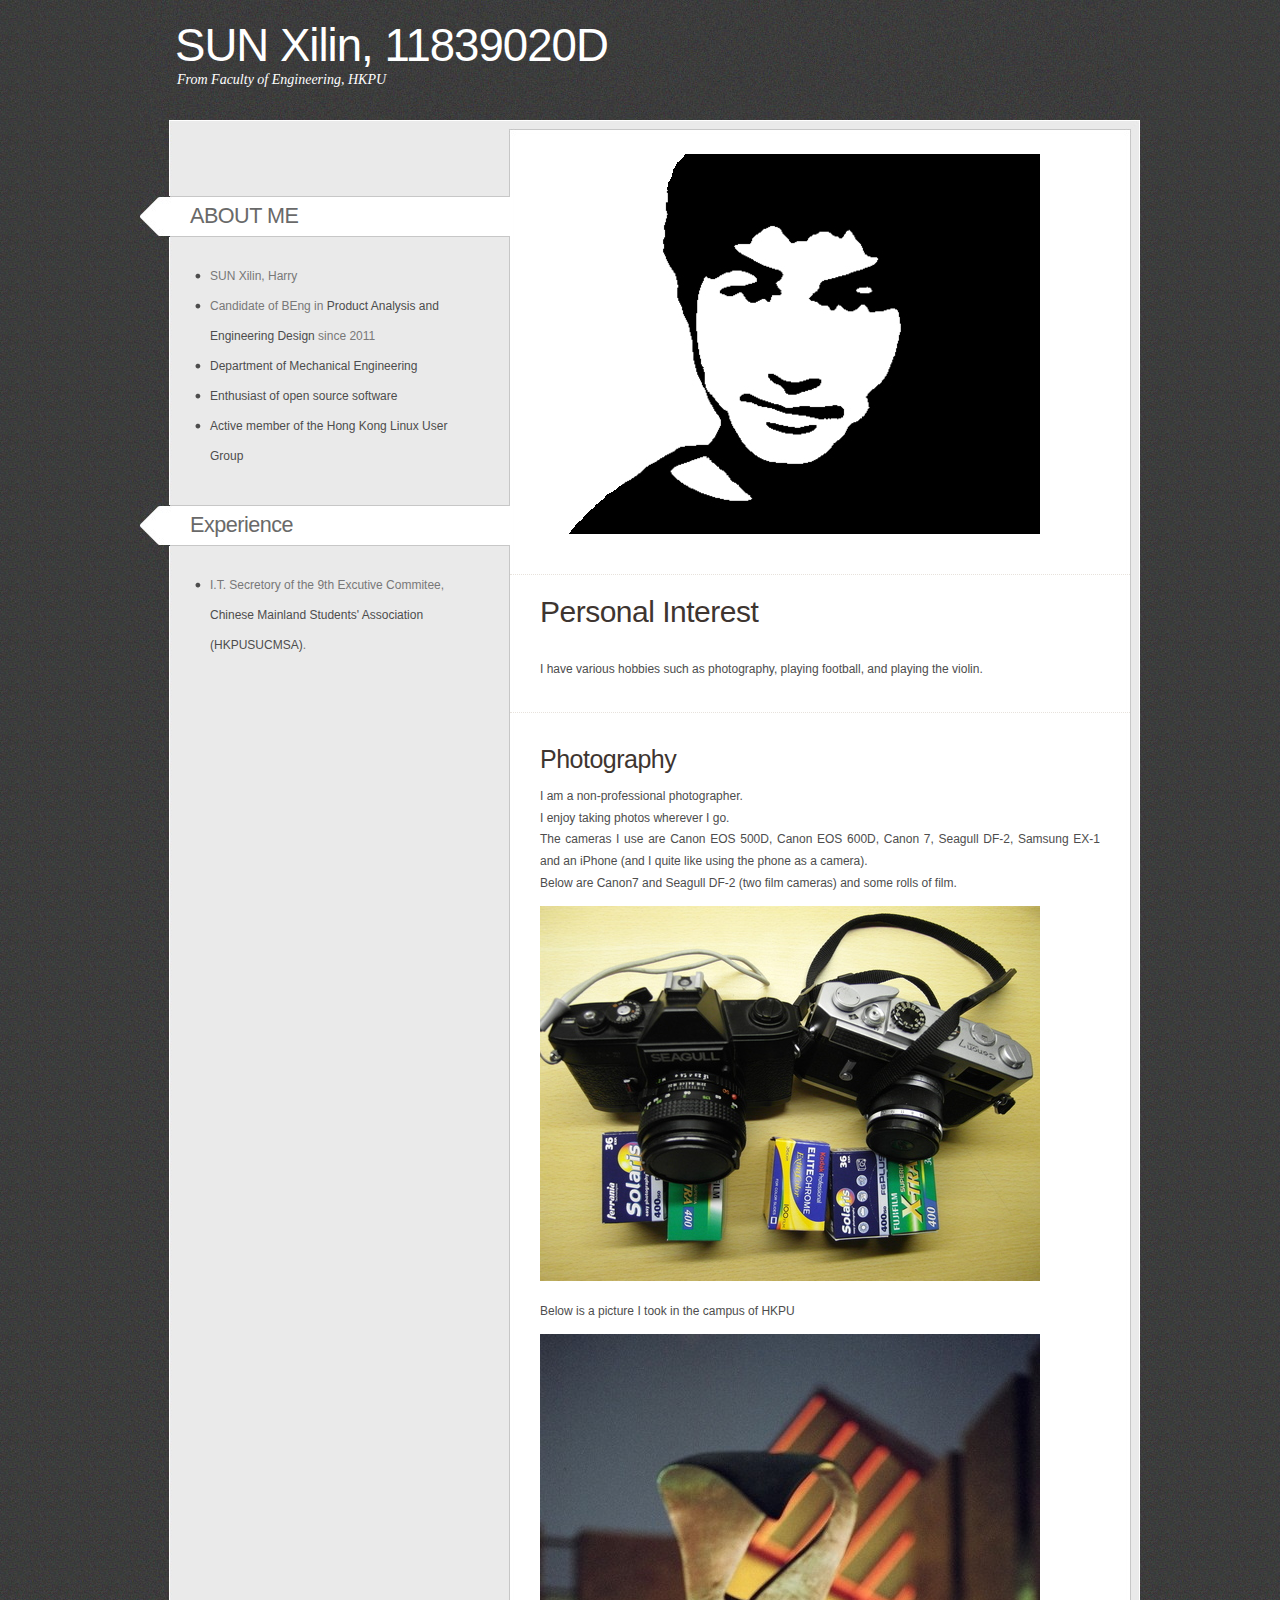
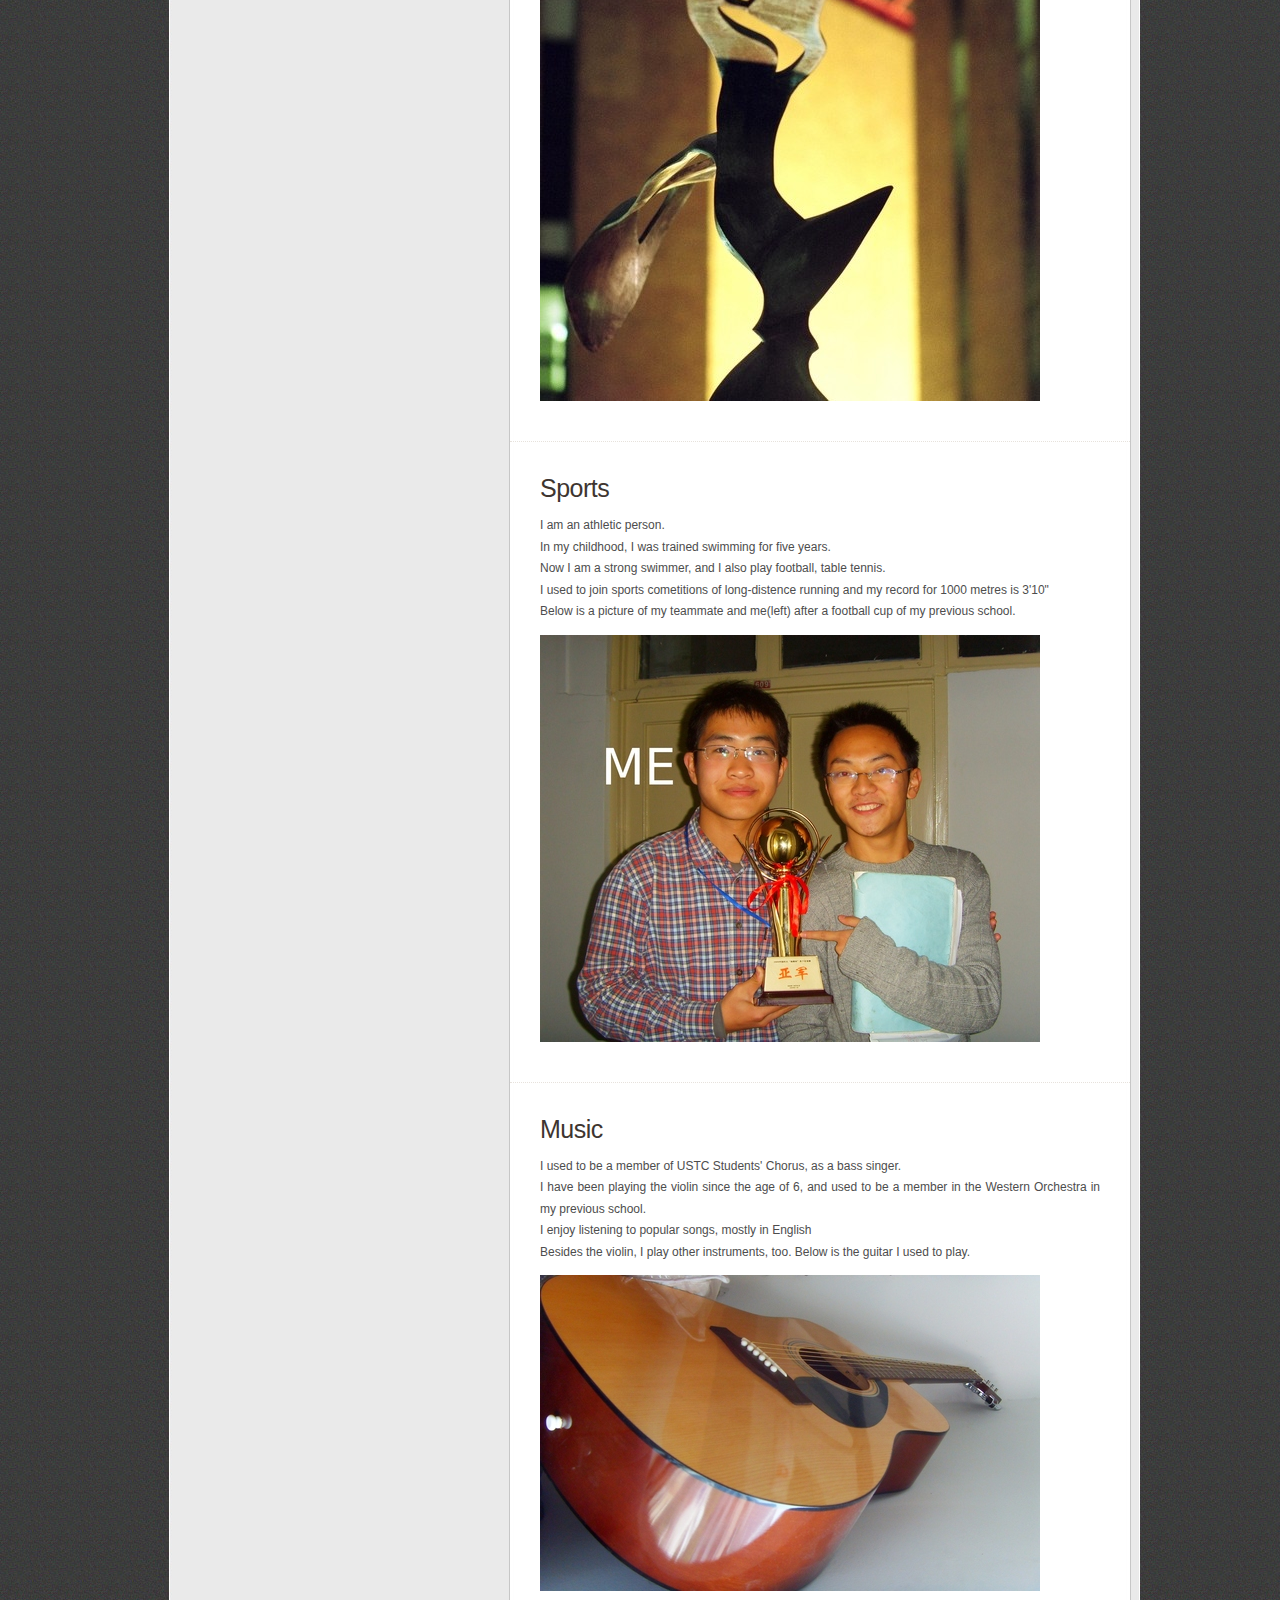
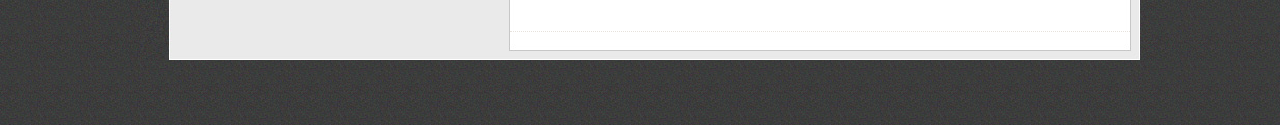
<file: legacy2012/index.html>
<!DOCTYPE html PUBLIC "-//W3C//DTD XHTML 1.0 Strict//EN" "http://www.w3.org/TR/xhtml1/DTD/xhtml1-strict.dtd">
<!--
COMP111 assignment 1 By SUN Xilin, 11839020D at HKPU
Version    : 2.0
Released   : 20141019

-->
<html xmlns="http://www.w3.org/1999/xhtml">
<head>
<meta name="keywords" content="SUNXilin, HKPU, COMP111" />
<meta name="description" content="COMP111 assignment 1" />
<meta http-equiv="content-type" content="text/html; charset=utf-8" />
<title>SUN Xilin | HKPU</title>
<link rel="shortcut icon" href="images/favicon.ico" />
<link href="style.css" rel="stylesheet" type="text/css" media="screen" />
</head>
<body>
<div id="wrapper">
	<div id="header-wrapper">
	<div id="header">
		<div id="logo">
			<h1><a href="">SUN Xilin, 11839020D</a></h1>
			<p>From <a href="http://www.polyu.edu.hk/feng/">Faculty of Engineering, HKPU</a></p>
		</div>
	</div>
	</div>
	<!-- end #header -->
	<div id="page">
	<div id="page-bgtop">
	<div id="page-bgbtm">
		<div id="content">
			<div class="post">
				<div style="clear: both;">&nbsp;</div>
				<div class="entry">
<p><a href="images/SUNPortrait.JPG"><img title="SUNPortrait" src="images/SUNPortrait.JPG" alt="SUN's Portrait" width="500" /></a></p>
				</div>
			</div>
	<div class="post">
<h2 class="title">Personal Interest</p></h2>
				<div class="entry">
	<p>I have various hobbies such as photography, playing football, and playing the violin.</p>
				</div>
				</div>

				<div class="post">
				<p><h2 class="subtitle">Photography</h2></p>
				<div class="entry">
	<p> I am a non-professional photographer.</br>
I enjoy taking photos wherever I go.</br>
The cameras I use are Canon EOS 500D, Canon EOS 600D, Canon 7, Seagull DF-2, Samsung EX-1 and an iPhone (and I quite like using the phone as a camera).</br>
Below are Canon7 and Seagull DF-2 (two film cameras) and some rolls of film.
</p>
				<p><a href="images/PHOTOGRAPHY.JPG"><img title="PHOTOGRAPHY" src="images/PHOTOGRAPHY.JPG" alt="Cameras" width="500" /></a></p>
				<p>Below is a picture I took in the campus of HKPU</p>
				<p><a href="images/PHOTO.JPG"><img title="Sculpture" src="images/PHOTO.JPG" alt="Sculpture" width="500" /></a></p>
				</div>
			</div>

			<div class="post">
				<p><h2 class="subtitle">Sports</h2></p>
				<div class="entry">
					<p>I am an athletic person.</br>In my childhood, I was trained swimming for five years.</br>Now I am a strong swimmer, and I also play football, table tennis.</br>I used to join sports cometitions of long-distence running and my record for 1000 metres is 3'10"</br>Below is a picture of my teammate and me(left) after a football cup of my previous school.</p>
					<p><a href="images/FOOTBALL.JPG"><img title="FOOTBALL" src="images/FOOTBALL.JPG" alt="Football Picture" width="500" /></a></p>
				</div>
			</div>
			<div class="post">
				<p><h2 class="subtitle">Music</h2></p>
				<div class="entry">
					<p>I used to be a member of USTC Students' Chorus, as a bass singer.</br>I have been playing the violin since the age of 6, and used to be a member in the Western Orchestra in my previous school.</br>I enjoy listening to popular songs, mostly in English</br>Besides the violin, I play other instruments, too. Below is the guitar I used to play.</p>
				<p><a href="images/GUITAR.JPG"><img title="GUITAR" src="images/GUITAR.JPG" alt="Guitar Picture" width="500" /></a></p>
				</div>
			</div>

		<div style="clear: both;">&nbsp;</div>
		</div>
		<!-- end #content -->
		<div id="sidebar">
			<ul>
				<li>
					<div id="search" >
					<form method="get" action="#">
						<div>

						</div>
					</form>
					</div>
					<div style="clear: both;">&nbsp;</div>
				</li>
				<li>
					<h2>ABOUT ME</h2>
					<ul>

						<li>SUN Xilin, Harry</li>
            <li>Candidate of BEng in <a href="http://www.polyu.edu.hk/me/zh-HK/UndergraduateFulltimeProgrammes/index/5">Product Analysis and Engineering Design</a> since 2011</li>
						<li><a href="http://www.polyu.edu.hk/me">Department of Mechanical Engineering</a></li>
						<li><a href="http://www.polyu.edu.hk"The Hong Kong Polytechnic University</a></li>
						<li>Enthusiast of open source software</li>
						<!--
						<li>I used to work for the <a href="http://www.linuxdeepin.com/joinus">Linux Deepin project</a></li>
						-->
						<li>Active member of the <a href="wiki.linux.org.hk">Hong Kong Linux User Group</a>
																	</ul>

				</li>

				<li>
<h2>Experience</h2>
					<ul>
            <li>I.T. Secretory of the 9th Excutive Commitee, <a href="http://page.renren.com/600473164">Chinese Mainland Students' Association (HKPUSUCMSA)</a>.</li>
						<!--
            <p>While taking the course COMP111, I found the following materials useful to the subject</p>
						<li>The <a href="unixtoolbox">Unix Toolbox</a></li>
						<li><a href="http://www.w3schools.com/">W3Schools</a>
						<li><a href="http://learn.akae.cn/media/index.html">C Programming in Linux</a>
            -->

</ul>
				</li>
<li>
		</div>
		<!-- end #sidebar -->
		<div style="clear: both;">&nbsp;</div>
	</div>
	</div>
	</div>
	<!-- end #page -->
</div>
	<div id="footer">
			</div>
	<!-- end #footer -->
</body>
</html>
</file>
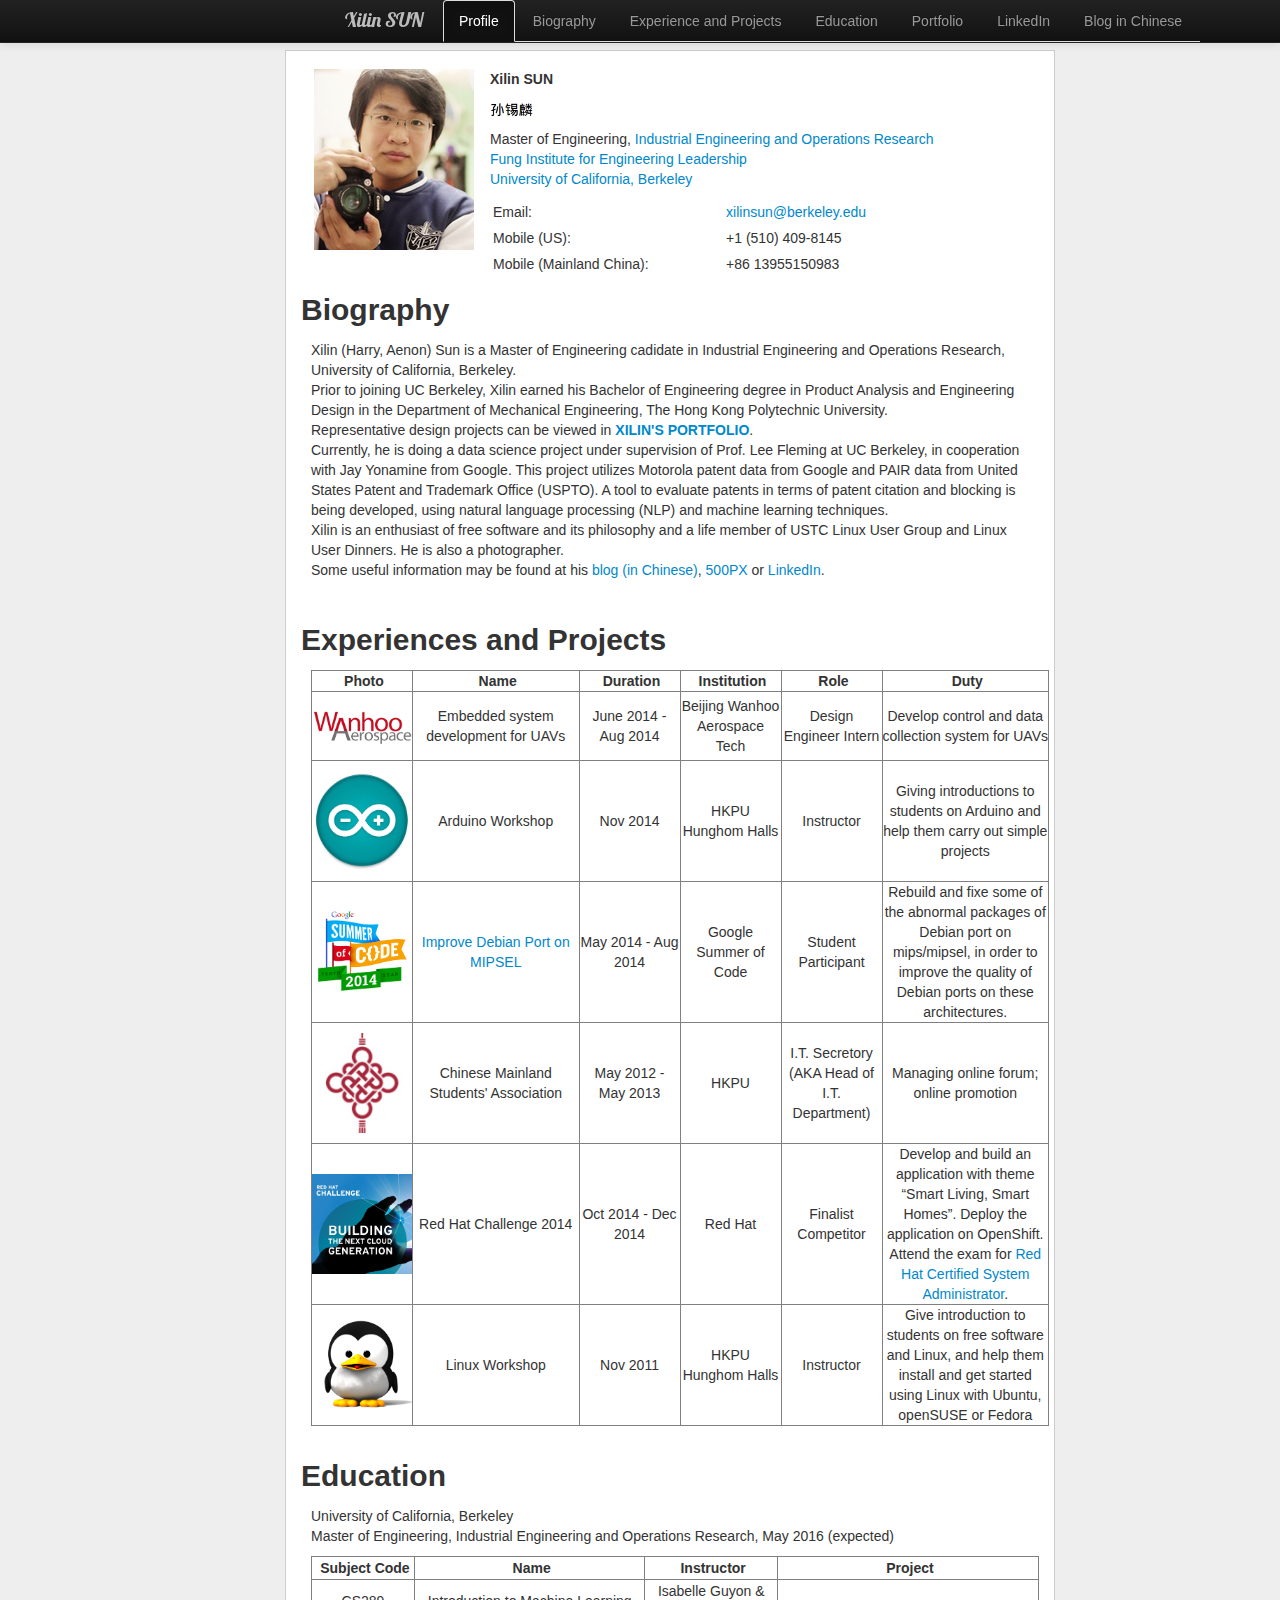
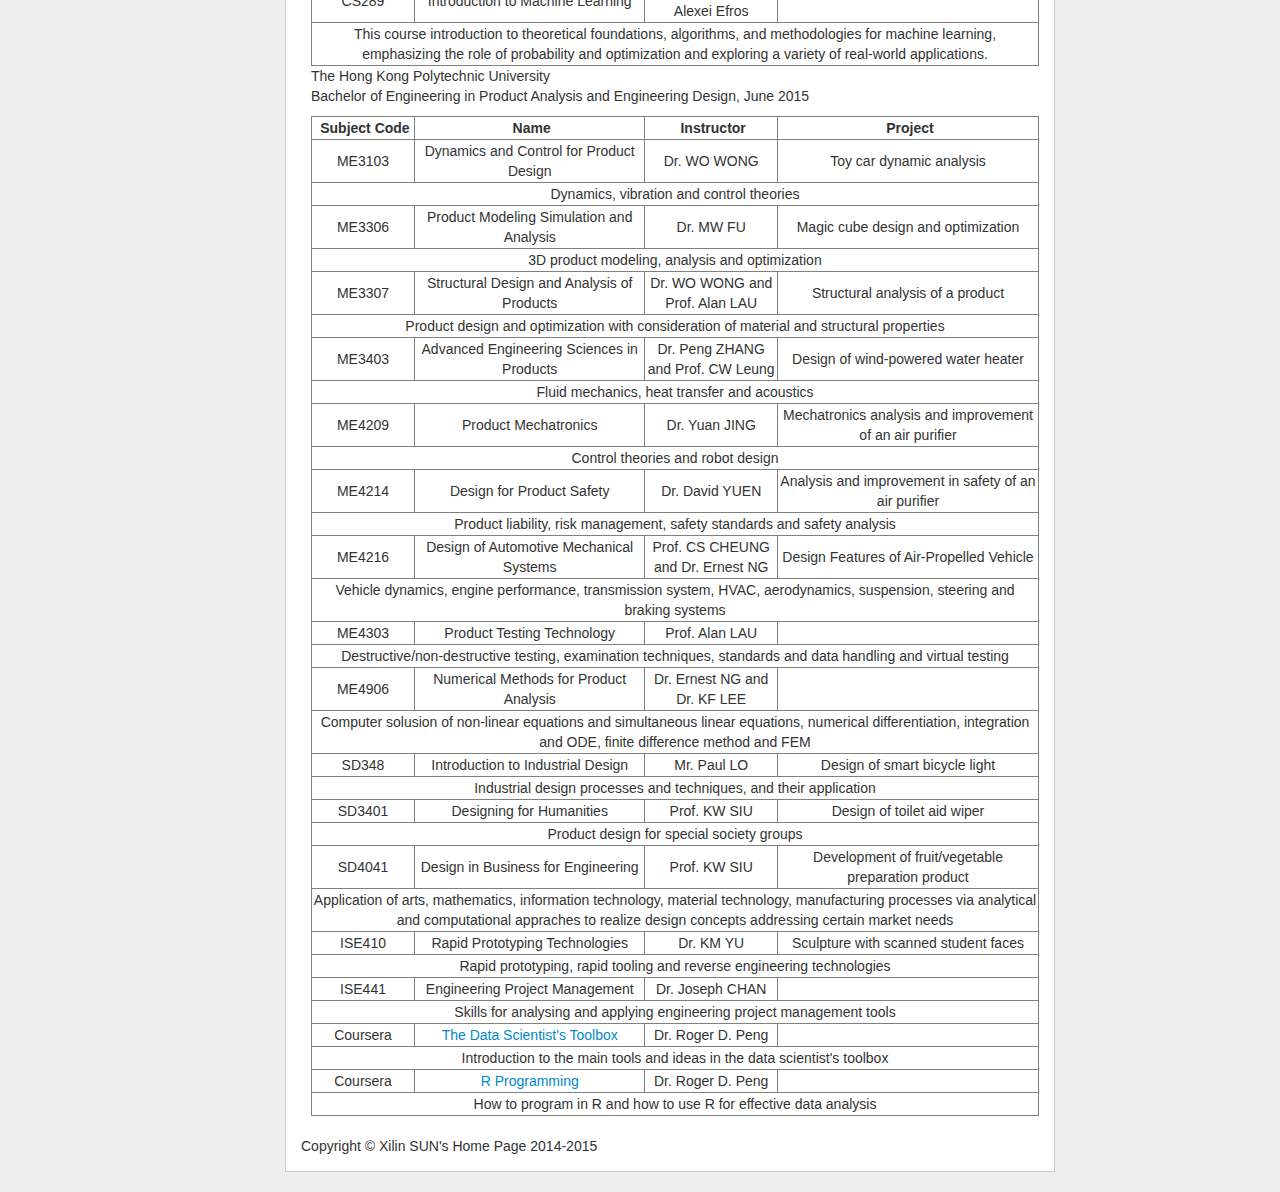
<file: legacy2015/index.html>
<!DOCTYPE html PUBLIC "-//W3C//DTD XHTML 1.0 Strict//EN" "http://www.w3.org/TR/xhtml1/DTD/xhtml1-strict.dtd">
<!--
Xilin SUN's Home Page By Xilin SUN, The Hong Kong Polytechnic University
Version    : 0.5
Released   : 20141019
-->
<html xmlns="http://www.w3.org/1999/xhtml">
<html lang="en">
    <head>
        <title>Xilin SUN | GO BEARS!</title>
        <meta name="viewport" content="width=device-width, initial-scale=1.0" />
        <meta name="author" content="Xilin SUN" />
        <meta name="description" content="Homepage of Xilin SUN, providing information about his biography, education, experiences and projects." />
        <meta name="keywords" content="Xilin SUN, IEOR, Berkeley, Cal, Industrial Engineering, Operations Research, Data" />
        <meta http-equiv="content-type" content="text/html; charset=utf-8" />
        <link rel="shortcut icon" href="img/favicon.ico" />
        <!-- Bootstrap -->
        <link href="css/bootstrap.css" rel="stylesheet" />
        <link href="css/bootstrap-responsive.css" rel="stylesheet" />
        <link href="css/main.css" rel="stylesheet" />
        <script src="js/jquery.js"></script>
        <script src="js/bootstrap.js"></script>
        <!-- Google Fonts -->
        <link href='http://fonts.googleapis.com/css?family=Lobster' rel='stylesheet' type='text/css'>
    </head>
    <body data-spy="scroll" data-target="#navbar">
        <div class="container">
            <div class="span8 offset2">
                <div class="navbar navbar-fixed-top navbar-inverse" id="navbar">
                    <div class="navbar-inner">
                        <div class="container">
                            <a class="brand" href="#">Xilin SUN</a>
                            <ul class="nav nav-tabs">
                                <li class="active"><a href="#profile">Profile</a></li>
                                <li><a href="#biography">Biography</a></li>
                                <li><a href="#experiences">Experience and Projects</a></li>
                                <li><a href="#education">Education</a></li>
                                <li><a href="PortfolioXilinSUN.pdf" target="_blank">Portfolio</a></li>
                                <li><a href="http://linkedin.com/in/xilinsun" target="_blank">LinkedIn</a></li>
                                <li><a href="http://aenon.postach.io" target="_blank">Blog in Chinese</a></li>
                                <!--<li><a href="#projects">Projects</a></li>-->
                            </ul>
                        </div>
                    </div>
                </div>
                <div id="body">
                    <!--Body content-->
                    <table cellpadding="3" cellspacing="0" border="0" id="profile">
                        <tbody>
                            <tr>
                                <td valign="top" style="width: 180px; text-align: center">
                                    <img src="./img/portrait.jpg" />
                                </td>
                                <td valign="top">
                                    <p>
                                    <b>Xilin SUN</b>
                                    </p>
                                    <p>
                                    <img src="./img/name_18.jpg" width="44" height="22" border="0" alt="孙锡麟" />
                                    </p>
                                    <p>
                                    Master of Engineering, <a href="http://www.ieor.berkeley.edu">Industrial Engineering and Operations Research</a><br />
                                    <a href="http://funginstitute.berkeley.edu">Fung Institute for Engineering Leadership</a><br />
                                    <a href="http://www.berkeley.edu/">University of California, Berkeley</a><br />

                                    </p>
                                    <table width="100%" cellpadding="3" cellspacing="0" style="text-align: left;">
                                        <tbody>
                                            <tr>
                                                <td>
                                                    Email:
                                                </td>
                                                <td>
                                                    <div id="mail">
                                                        Turn on Javascript to see email address.
                                                    </div>
                                                </td>
                                            </tr>
                                            <tr>
                                                <td>
                                                    Mobile (US):
                                                </td>
                                                <td>
                                                    +1 (510) 409-8145
                                                </td>
                                            </tr>
                                            <tr>
                                                <td>
                                                    Mobile (Mainland China):
                                                </td>
                                                <td>
                                                    +86 13955150983
                                                </td>
                                            </tr>
                                            <!--<tr valign="top">
                                                <td>
                                                    Mailing address:
                                                </td>
                                                <td>
                                                    Room 1762, HKPU Student Halls<br />
                                                    1 Hunglai Rd, Hunghom<br />
                                                    Hong Kong<br />
                                                </td>
                                            </tr> -->
                                        </tbody>
                                    </table>
                                </td>
                            </tr>
                        </tbody>
                    </table>
                    <!-- Biography -->
                    <h2 id="biography">
                        Biography</h2>
                    <p class="contentItem">
			Xilin (Harry, Aenon) Sun is a Master of Engineering cadidate in Industrial Engineering and Operations Research, University of California, Berkeley.<br />
                      Prior to joining UC Berkeley, Xilin earned his Bachelor of Engineering degree in Product Analysis and Engineering Design in the Department of Mechanical Engineering, The Hong Kong Polytechnic University. <br />
                      Representative design projects can be viewed in<strong><a href="PortfolioXilinSUN.pdf"> XILIN'S PORTFOLIO</a></strong>.<br />
                      Currently, he is doing a data science project under supervision of Prof. Lee Fleming at UC Berkeley, in cooperation with Jay Yonamine from Google. This project utilizes Motorola patent data from Google and PAIR data from United States Patent and Trademark Office (USPTO). A tool to evaluate patents in terms of patent citation and blocking is being developed, using natural language processing (NLP) and machine learning techniques.  <br />
                      Xilin is an enthusiast of free software and its philosophy and a life member of USTC Linux User Group and Linux User Dinners. He is also a photographer. <br />
                      Some useful information may be found at his <a href="http://aenon.postach.io">blog (in Chinese)</a>, <a href="https://500px.com/aenon">500PX</a> or <a href="https://www.linkedin.com/in/xilinsun">LinkedIn</a>.
                    </p>
                    <p class="secret">
                      He is in love with <a href="https://www.linkedin.com/profile/view?id=274672728" target="_blank">Wenying Liu</a>, a Candidate of M.S. in Data Science at New York University.
                    </p>

		<!-- Experiences -->
                    <h2 id="experiences">
                        Experiences and Projects</h2>
                    <table width="100%" border="1" cellspacing="0" cellpadding="0" class="contentItem">
							 <!-- Table Items -->
								<th class="projecttable"  width="11%" scope="col"><div align="center">&nbsp;Photo</div></th>
								<th class="projecttable"  width="30%" scope="col"><div align="center">&nbsp;Name</div></th>
								<th  class="projecttable" width="10%" scope="col"><div align="center">&nbsp;Duration</div></th>
								<th class="projecttable"  width="10%" scope="col"><div align="center">&nbsp;Institution</div></th>
								<th class="projecttable"  width="9%" scope="col"><div align="center">&nbsp;Role</div></th>
                <th class="projecttable"  width="30%" scope="col"><div align="center">&nbsp;Duty</div></th>

                            <tr><!-- Start of Wanhoo -->
                              <td class="projecttable" style="min-width: 100px"><div align="center">
                                <h6><img src="img/WANHOO.PNG" alt="Wanhoo" width="285" height="285" align="middle" /></h6>
                              </div></td>
                              <td class="projecttable" style="min-width: 100px"><div align="center">
                                Embedded system development for UAVs
                              </div></td>
                              <td class="projecttable" style="min-width: 100px"><div align="center">
                                June 2014 - Aug 2014
                              </div></td>
                              <td class="projecttable" style="min-width: 100px"><div align="center">
                                Beijing Wanhoo Aerospace Tech
                              </div></td>
                              <td class="projecttable" style="min-width: 100px"><div align="center">
                                Design Engineer Intern
                              </div></td>
                              <td class="projecttable" style="min-width: 100px"><div align="center">
                                Develop control and data collection system for UAVs
                              </div></td>
                            </tr><!-- End of Wanhoo-->
                            <tr><!-- Start of Arduino Workshop -->
                              <td class="projecttable" style="min-width: 100px"><div align="center">
                                <h6><img src="img/arduino.jpg" alt="Arduino" width="285" height="285" align="middle" /></h6>
                              </div></td>
                              <td class="projecttable" style="min-width: 100px"><div align="center">
                                Arduino Workshop
                              </div></td>
                              <td class="projecttable" style="min-width: 100px"><div align="center">
                                Nov 2014
                              </div></td>
                              <td class="projecttable" style="min-width: 100px"><div align="center">
                                HKPU Hunghom Halls
                              </div></td>
                              <td class="projecttable" style="min-width: 100px"><div align="center">
                                Instructor
                              </div></td>
                              <td class="projecttable" style="min-width: 100px"><div align="center">
                                Giving introductions to students on Arduino and help them carry out simple projects
                              </div></td>
                            </tr><!-- End of Arduino-->
                            <tr><!-- Start of GSOC -->
                              <td class="projecttable" style="min-width: 100px"><div align="center">
                                <h6><img src="img/GSOC.PNG" alt="GSOC" width="285" height="285" align="middle" /></h6>
                              </div></td>
                              <td class="projecttable" style="min-width: 100px"><div align="center">
                                <a href="https://www.google-melange.com/gsoc/project/details/google/gsoc2014/xilinsun/5668600916475904">Improve Debian Port on MIPSEL</a>
                              </div></td>
                              <td class="projecttable" style="min-width: 100px"><div align="center">
                                May 2014 -   Aug 2014
                              </div></td>
                              <td class="projecttable" style="min-width: 100px"><div align="center">
                                Google Summer of Code
                              </div></td>
                              <td class="projecttable" style="min-width: 100px"><div align="center">
                                Student Participant
                              </div></td>
                              <td class="projecttable" style="min-width: 100px"><div align="center">
                                Rebuild and fixe some of the abnormal packages of Debian port on mips/mipsel, in order to improve the quality of Debian ports on these architectures.
                              </div></td>
                            </tr><!-- End of GSOC-->
                            <tr><!-- Start of CMSA -->
                              <td class="projecttable" style="min-width: 100px"><div align="center">
                                <h6><img src="img/CMSALOGO.JPG" alt="PolyU CMSA" width="285" height="285" align="middle" /></h6>
                              </div></td>
                              <td class="projecttable" style="min-width: 100px"><div align="center">
                                Chinese Mainland Students' Association
                              </div></td>
                              <td class="projecttable" style="min-width: 100px"><div align="center">
                                May 2012 - May 2013
                              </div></td>
                              <td class="projecttable" style="min-width: 100px"><div align="center">
                                HKPU
                              </div></td>
                              <td class="projecttable" style="min-width: 100px"><div align="center">
                                I.T. Secretory (AKA Head of I.T. Department)
                              </div></td>
                              <td class="projecttable" style="min-width: 100px"><div align="center">
                                Managing online forum; online promotion
                              </div></td>
                            </tr><!-- End of CMSA section-->
                            <tr><!-- Start of RH -->
                              <td class="projecttable" style="min-width: 100px"><div align="center">
                                <h6><img src="img/RH.JPG" alt="Red Hat" width="285" height="285" align="middle" /></h6>
                              </div></td>
                              <td class="projecttable" style="min-width: 100px"><div align="center">
                                Red Hat Challenge 2014
                              </div></td>
                              <td class="projecttable" style="min-width: 100px"><div align="center">
                                Oct 2014 - Dec 2014
                              </div></td>
                              <td class="projecttable" style="min-width: 100px"><div align="center">
                                Red Hat
                              </div></td>
                              <td class="projecttable" style="min-width: 100px"><div align="center">
                                Finalist Competitor
                              </div></td>
                              <td class="projecttable" style="min-width: 100px"><div align="center">
                                Develop and build an application with theme “Smart Living, Smart Homes”. Deploy the application on OpenShift. Attend the exam for <a href="https://www.redhat.com/wapps/training/certification/verify.html?certNumber=140-218-751&isSearch=False&verify=Verify">Red Hat Certified System Administrator</a>.
                              </div></td>
                            </tr><!-- End of RH-->
                            <tr><!-- Start of Linux -->
                              <td class="projecttable" style="min-width: 100px"><div align="center">
                                <h6><img src="img/TUX.PNG" alt="Linux" width="285" height="285" align="middle" /></h6>
                              </div></td>
                              <td class="projecttable" style="min-width: 100px"><div align="center">
                                Linux Workshop
                              </div></td>
                              <td class="projecttable" style="min-width: 100px"><div align="center">
                                Nov 2011
                              </div></td>
                              <td class="projecttable" style="min-width: 100px"><div align="center">
                                HKPU Hunghom Halls
                              </div></td>
                              <td class="projecttable" style="min-width: 100px"><div align="center">
                                Instructor
                              </div></td>
                              <td class="projecttable" style="min-width: 100px"><div align="center">
                                Give introduction to students on free software and Linux, and help them install and get started using Linux with Ubuntu, openSUSE or Fedora
                              </div></td>
                            </tr><!-- End of Linux-->
                        </table>
                    <br />
                    <!-- Education -->
                    <h2 id="education">
                        Education</h2>
                    <p class="contentItem">
                      University of California, Berkeley<br />
                      Master of Engineering, Industrial Engineering and Operations Research, May 2016 (expected)<br />
                    </p>
                         <table class="contentItem" border="1">
                          <th width="6%" scope="col"><div align="center">&nbsp;Subject Code</div></th>
                          <th width="35%" scope="col"><div align="center">&nbsp;Name</div></th>
                          <!-- <th width="30%" scope="col"><div align="center">&nbsp;Description</div></th> -->
                          <th width="19%" scope="col"><div align="center">&nbsp;Instructor</div></th>
                          <th width="40%" scope="col"><div align="center">&nbsp;Project</div></th>
                          <tr><!-- Start of CS289 -->
                            <td class="projecttable" style="min-width: 100px"><div align="center">
                              CS289
                            </div></td>
                            <td class="projecttable" style="min-width: 100px"><div align="center">
                              Introduction to Machine Learning
                            </div></td>
                          </div></td>
                          <td class="projecttable" style="min-width: 100px"><div align="center">
                            Isabelle Guyon & Alexei Efros
                          </div></td>
                          <td class="projecttable" style="min-width: 100px"><div align="center">

                          </div></td>
                        </tr>
                        <tr>
                          <td colspan="4" class="projecttable" style="min-width: 100px"><div align="center">
                            This course introduction to theoretical foundations, algorithms, and methodologies for machine learning, emphasizing the role of probability and optimization and exploring a variety of real-world applications.
                          </tr><!-- End of CS289 --> <tr></tr>

                    </table>
                    <p class="contentItem">
                      The Hong Kong Polytechnic University <br />
                      Bachelor of Engineering in Product Analysis and Engineering Design, June 2015 <br />
                    </p>
                    <table class="contentItem" border="1">
                          <th width="6%" scope="col"><div align="center">&nbsp;Subject Code</div></th>
                          <th width="35%" scope="col"><div align="center">&nbsp;Name</div></th>
                          <!-- <th width="30%" scope="col"><div align="center">&nbsp;Description</div></th> -->
                          <th width="19%" scope="col"><div align="center">&nbsp;Instructor</div></th>
                          <th width="40%" scope="col"><div align="center">&nbsp;Project</div></th>
                          <tr><!-- Start of ME3103 -->
                            <td class="projecttable" style="min-width: 100px"><div align="center">
                              ME3103
                            </div></td>
                            <td class="projecttable" style="min-width: 100px"><div align="center">
                              Dynamics and Control for Product Design
                            </div></td>
                          </div></td>
                          <td class="projecttable" style="min-width: 100px"><div align="center">
                            Dr. WO WONG
                          </div></td>
                          <td class="projecttable" style="min-width: 100px"><div align="center">
                            Toy car dynamic analysis
                          </div></td>
                        </tr>
                        <tr>
                          <td colspan="4" class="projecttable" style="min-width: 100px"><div align="center">
                            Dynamics, vibration and control theories
                          </tr><!-- End of ME3103 --> <tr></tr>
                          <tr><!-- Start of ME3306 -->
                            <td class="projecttable" style="min-width: 100px"><div align="center">
                              ME3306
                            </div></td>
                            <td class="projecttable" style="min-width: 100px"><div align="center">
                              Product Modeling Simulation and Analysis
                            </div></td>
                          </div></td>
                          <td class="projecttable" style="min-width: 100px"><div align="center">
                            Dr. MW FU
                          </div></td>
                          <td class="projecttable" style="min-width: 100px"><div align="center">
                            Magic cube design and optimization
                          </div></td>
                        </tr>
                        <tr>

                          <td colspan="4" class="projecttable" style="min-width: 100px"><div align="center">
                            3D product modeling, analysis and optimization
                          </tr><!-- End of ME3306 --><tr></tr>
                          <tr><!-- Start of ME3307 -->
                            <td class="projecttable" style="min-width: 100px"><div align="center">
                              ME3307
                            </div></td>
                            <td class="projecttable" style="min-width: 100px"><div align="center">
                              Structural Design and Analysis of Products
                            </div></td>
                          </div></td>
                          <td class="projecttable" style="min-width: 100px"><div align="center">
                            Dr. WO WONG and Prof. Alan LAU
                          </div></td>
                          <td class="projecttable" style="min-width: 100px"><div align="center">
                            Structural analysis of a product
                          </div></td>
                        </tr>
                        <tr>

                          <td colspan="4" class="projecttable" style="min-width: 100px"><div align="center">
                            Product design and optimization with consideration of material and structural properties
                          </tr><!-- End of ME3307 --><tr></tr>
                          <tr><!-- Start of ME3403 -->
                            <td class="projecttable" style="min-width: 100px"><div align="center">
                              ME3403
                            </div></td>
                            <td class="projecttable" style="min-width: 100px"><div align="center">
                              Advanced Engineering Sciences in Products
                            </div></td>
                          </div></td>
                          <td class="projecttable" style="min-width: 100px"><div align="center">
                            Dr. Peng ZHANG and Prof. CW Leung
                          </div></td>
                          <td class="projecttable" style="min-width: 100px"><div align="center">
                            Design of wind-powered water heater
                          </div></td>
                        </tr>
                        <tr>

                          <td colspan="4" class="projecttable" style="min-width: 100px"><div align="center">
                            Fluid mechanics, heat transfer and acoustics
                          </tr><!-- End of ME3403 --><tr></tr>
                          <tr><!-- Start of ME4209 -->
                            <td class="projecttable" style="min-width: 100px"><div align="center">
                              ME4209
                            </div></td>
                            <td class="projecttable" style="min-width: 100px"><div align="center">
                              Product Mechatronics
                            </div></td>
                          </div></td>
                          <td class="projecttable" style="min-width: 100px"><div align="center">
                            Dr. Yuan JING
                          </div></td>
                          <td class="projecttable" style="min-width: 100px"><div align="center">
                            Mechatronics analysis and improvement of an air purifier
                          </div></td>
                        </tr>
                        <tr>

                          <td colspan="4" class="projecttable" style="min-width: 100px"><div align="center">
                            Control theories and robot design
                          </tr><!-- End of ME4209 --><tr></tr>
                          <tr><!-- Start of ME4214 -->
                            <td class="projecttable" style="min-width: 100px"><div align="center">
                              ME4214
                            </div></td>
                            <td class="projecttable" style="min-width: 100px"><div align="center">
                              Design for Product Safety
                            </div></td>
                          </div></td>
                          <td class="projecttable" style="min-width: 100px"><div align="center">
                            Dr. David YUEN
                          </div></td>
                          <td class="projecttable" style="min-width: 100px"><div align="center">
                            Analysis and improvement in safety of an air purifier
                          </div></td>
                        </tr>
                        <tr>

                          <td colspan="4" class="projecttable" style="min-width: 100px"><div align="center">
                            Product liability, risk management, safety standards and safety analysis
                          </tr><!-- End of ME4214 --><tr></tr>
                          <tr><!-- Start of ME4216 -->
                            <td class="projecttable" style="min-width: 100px"><div align="center">
                              ME4216
                            </div></td>
                            <td class="projecttable" style="min-width: 100px"><div align="center">
                              Design of Automotive Mechanical Systems
                            </div></td>
                          </div></td>
                          <td class="projecttable" style="min-width: 100px"><div align="center">
                            Prof. CS CHEUNG and Dr. Ernest NG
                          </div></td>
                          <td class="projecttable" style="min-width: 100px"><div align="center">
                            Design Features of Air-Propelled Vehicle
                          </div></td>
                        </tr>
                        <tr>

                          <td colspan="4" class="projecttable" style="min-width: 100px"><div align="center">
                            Vehicle dynamics, engine performance, transmission system, HVAC, aerodynamics, suspension, steering and braking systems
                          </tr><!-- End of ME4216 --><tr></tr>
                          <tr><!-- Start of ME4303 -->
                            <td class="projecttable" style="min-width: 100px"><div align="center">
                              ME4303
                            </div></td>
                            <td class="projecttable" style="min-width: 100px"><div align="center">
                              Product Testing Technology
                            </div></td>
                          </div></td>
                          <td class="projecttable" style="min-width: 100px"><div align="center">
                            Prof. Alan LAU
                          </div></td>
                          <td class="projecttable" style="min-width: 100px"><div align="center">
                          </div></td>
                        </tr>
                        <tr>

                          <td colspan="4" class="projecttable" style="min-width: 100px"><div align="center">
                            Destructive/non-destructive testing, examination techniques, standards and data handling and virtual testing
                          </tr><!-- End of ME4303 --><tr></tr>
                          <tr><!-- Start of ME4906 -->
                            <td class="projecttable" style="min-width: 100px"><div align="center">
                              ME4906
                            </div></td>
                            <td class="projecttable" style="min-width: 100px"><div align="center">
                              Numerical Methods for Product Analysis
                            </div></td>
                          </div></td>
                          <td class="projecttable" style="min-width: 100px"><div align="center">
                            Dr. Ernest NG and Dr. KF LEE
                          </div></td>
                          <td class="projecttable" style="min-width: 100px"><div align="center">
                          </div></td>

                        </tr>
                        <tr>

                          <td colspan="4" class="projecttable" style="min-width: 100px"><div align="center">
                            Computer solusion of non-linear equations and simultaneous linear equations, numerical differentiation, integration and ODE, finite difference method and FEM
                          </tr><!-- End of ME4906 --><tr></tr>
                          <tr><!-- Start of SD348 -->
                            <td class="projecttable" style="min-width: 100px"><div align="center">
                              SD348
                            </div></td>
                            <td class="projecttable" style="min-width: 100px"><div align="center">
                              Introduction to Industrial Design
                            </div></td>
                          </div></td>
                          <td class="projecttable" style="min-width: 100px"><div align="center">
                            Mr. Paul LO
                          </div></td>
                          <td class="projecttable" style="min-width: 100px"><div align="center">
                            Design of smart bicycle light
                          </div></td>
                        </tr>
                        <tr>

                          <td colspan="4" class="projecttable" style="min-width: 100px"><div align="center">
                            Industrial design processes and techniques, and their application
                          </tr><!-- End of SD348 --><tr></tr>
                          <tr><!-- Start of SD3401 -->
                            <td class="projecttable" style="min-width: 100px"><div align="center">
                              SD3401
                            </div></td>
                            <td class="projecttable" style="min-width: 100px"><div align="center">
                              Designing for Humanities
                            </div></td>
                          </div></td>
                          <td class="projecttable" style="min-width: 100px"><div align="center">
                            Prof. KW SIU
                          </div></td>
                          <td class="projecttable" style="min-width: 100px"><div align="center">
                            Design of toilet aid wiper
                          </div></td>
                        </tr>
                        <tr>

                          <td colspan="4" class="projecttable" style="min-width: 100px"><div align="center">
                            Product design for special society groups
                          </tr><!-- End of SD3401 --><tr></tr>
                          <tr><!-- Start of SD4041 -->
                            <td class="projecttable" style="min-width: 100px"><div align="center">
                              SD4041
                            </div></td>
                            <td class="projecttable" style="min-width: 100px"><div align="center">
                              Design in Business for Engineering
                            </div></td>
                          </div></td>
                          <td class="projecttable" style="min-width: 100px"><div align="center">
                            Prof. KW SIU
                          </div></td>
                          <td class="projecttable" style="min-width: 100px"><div align="center">
                            Development of fruit/vegetable preparation product
                          </div></td>
                        </tr>
                        <tr>

                          <td colspan="4" class="projecttable" style="min-width: 100px"><div align="center">
                            Application of arts, mathematics, information technology, material technology, manufacturing processes via analytical and computational appraches to realize design concepts addressing certain market needs
                          </tr><!-- End of SD4041 --><tr></tr>
                          <tr><!-- Start of ISE410 -->
                            <td class="projecttable" style="min-width: 100px"><div align="center">
                              ISE410
                            </div></td>
                            <td class="projecttable" style="min-width: 100px"><div align="center">
                              Rapid Prototyping Technologies
                            </div></td>
                          </div></td>
                          <td class="projecttable" style="min-width: 100px"><div align="center">
                            Dr. KM YU
                          </div></td>
                          <td class="projecttable" style="min-width: 100px"><div align="center">
                            Sculpture with scanned student faces
                          </div></td>
                        </tr>
                        <tr>

                          <td colspan="4" class="projecttable" style="min-width: 100px"><div align="center">
                            Rapid prototyping, rapid tooling and reverse engineering technologies
                          </tr><!-- End of ISE410 -->
                          <tr><!-- Start of ISE441 -->
                            <td class="projecttable" style="min-width: 100px"><div align="center">
                              ISE441
                            </div></td>
                            <td class="projecttable" style="min-width: 100px"><div align="center">
                              Engineering Project Management
                            </div></td>
                            </div></td>
                            <td class="projecttable" style="min-width: 100px"><div align="center">
                             Dr. Joseph CHAN
                            </div></td>
                            <td class="projecttable" style="min-width: 100px"><div align="center">
                            </div></td>
                          </tr>
                          <tr>
                          <td colspan="4" class="projecttable" style="min-width: 100px"><div align="center">
                            Skills for analysing and applying engineering project management tools
                          </tr><!-- End of ISE441 -->
                          <tr><!-- Start of The Data Scientist’s Toolbox -->
                            <td class="projecttable" style="min-width: 100px"><div align="center">
                              Coursera
                            </div></td>
                            <td class="projecttable" style="min-width: 100px"><div align="center">
                              <a href="https://www.coursera.org/account/accomplishments/records/PMqrKbmvMuBnn56n">The Data Scientist’s Toolbox</a>
                            </div></td>
                          </div></td>
                          <td class="projecttable" style="min-width: 100px"><div align="center">
                            Dr. Roger D. Peng
                          </div></td>
                          <td class="projecttable" style="min-width: 100px"><div align="center">
                          </div></td>
                        </tr>
                        <tr>
                          <td colspan="4" class="projecttable" style="min-width: 100px"><div align="center">
                            Introduction to the main tools and ideas in the data scientist's toolbox
                          </tr><!-- End of The Data Scientist’s Toolbox -->
                          <tr><!-- Start of R Programming -->
                            <td class="projecttable" style="min-width: 100px"><div align="center">
                              Coursera
                            </div></td>
                            <td class="projecttable" style="min-width: 100px"><div align="center">
                              <a href="https://www.coursera.org/account/accomplishments/records/Nw6m3DYngpQZ3aNH">R Programming</a>
                            </div></td>
                          </div></td>
                          <td class="projecttable" style="min-width: 100px"><div align="center">
                            Dr. Roger D. Peng
                          </div></td>
                          <td class="projecttable" style="min-width: 100px"><div align="center">
                          </div></td>
                        </tr>
                        <tr>
                          <td colspan="4" class="projecttable" style="min-width: 100px"><div align="center">
                            How to program in R and how to use R for effective data analysis
                          </tr><!-- End of R Programming -->

                    </table>
                    <br />

                    <!-- Disqus comment system -->
                    <div id="disqus_thread"></div>
                        <script type="text/javascript">
                          var disqus_shortname = 'xilinpersonalpage';

                          (function() {
                            var dsq = document.createElement('script'); dsq.type = 'text/javascript'; dsq.async = true;
                            dsq.src = '//' + disqus_shortname + '.disqus.com/embed.js';
                            (document.getElementsByTagName('head')[0] || document.getElementsByTagName('body')[0]).appendChild(dsq);
                          })();
                          </script>
                          <noscript>Please enable JavaScript to view the <a href="http://disqus.com/?ref_noscript">comments powered by Disqus.</a></noscript>
                      <!-- End of Disqus comment system -->

                        <!-- Footnote -->
                        Copyright &copy; Xilin SUN's Home Page 2014-2015 <br />
                    </div>
                </div>
            </div>
        </div>

<script type="text/javascript">
            (function () {
             var part2 = 'berkeley.edu';
             var part1 = 'xilin';
             var symbol = 'sun\x40';
             document.getElementById('mail').innerHTML = '<a href=mailto:' + part1 + symbol + part2 + '>' + part1 + symbol + part2 + '</a>';
             })();
</script>
</body>
</html>
</file>
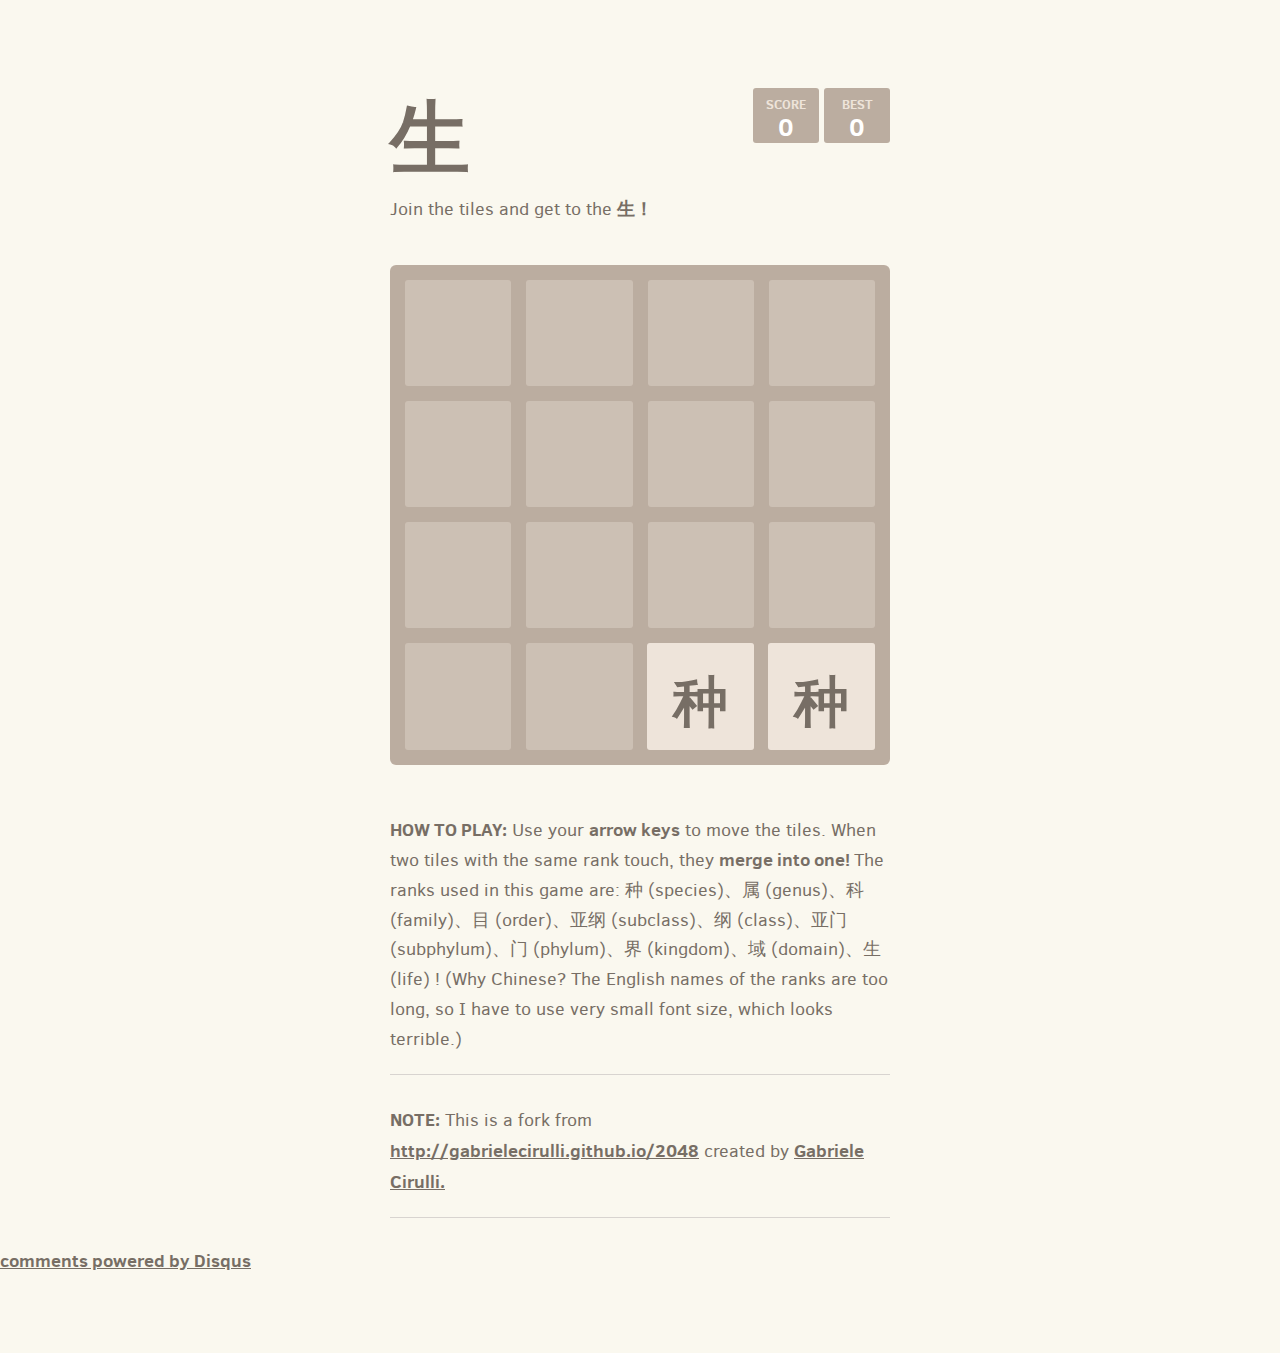
<file: life/index.html>
<!DOCTYPE html>
<html>
<head>
  <meta charset="utf-8">
  <title>life</title>

  <link href="style/main.css" rel="stylesheet" type="text/css">
  <link rel="shortcut icon" href="favicon.ico">
  <link rel="apple-touch-icon" href="meta/apple-touch-icon.png">
  <meta name="apple-mobile-web-app-capable" content="yes">

  <meta name="HandheldFriendly" content="True">
  <meta name="MobileOptimized" content="320">
  <meta name="viewport" content="width=device-width, target-densitydpi=160dpi, initial-scale=1.0, maximum-scale=1, user-scalable=no, minimal-ui">

  <meta property="og:title" content="life game"/>
  <meta property="og:site_name" content="life game"/>
</head>
<body>
  <div class="container">
    <div class="heading">
      <h1 class="title">生</h1>
      <div class="scores-container">
        <div class="score-container">0</div>
        <div class="best-container">0</div>
      </div>
    </div>
	<p class="game-intro">Join the tiles and get to the <strong>生！</strong></p>

    <div class="game-container">
      <div class="game-message">
        <p></p>
        <div class="lower">
		<a class="keep-playing-button">Explore beyond 生！</a>
          <a class="retry-button">Try again</a>
          <div class="score-sharing"></div>
        </div>
      </div>

      <div class="grid-container">
        <div class="grid-row">
          <div class="grid-cell"></div>
          <div class="grid-cell"></div>
          <div class="grid-cell"></div>
          <div class="grid-cell"></div>
        </div>
        <div class="grid-row">
          <div class="grid-cell"></div>
          <div class="grid-cell"></div>
          <div class="grid-cell"></div>
          <div class="grid-cell"></div>
        </div>
        <div class="grid-row">
          <div class="grid-cell"></div>
          <div class="grid-cell"></div>
          <div class="grid-cell"></div>
          <div class="grid-cell"></div>
        </div>
        <div class="grid-row">
          <div class="grid-cell"></div>
          <div class="grid-cell"></div>
          <div class="grid-cell"></div>
          <div class="grid-cell"></div>
        </div>
      </div>

      <div class="tile-container">

      </div>
    </div>

    <p class="game-explanation">
      <strong class="important">How to play:</strong> Use your <strong>arrow keys</strong> to move the tiles. When two tiles with the same rank touch, they <strong>merge into one! </strong>The ranks used in this game are: 种 (species)、属 (genus)、科 (family)、目 (order)、亚纲 (subclass)、纲 (class)、亚门 (subphylum)、门 (phylum)、界 (kingdom)、域 (domain)、生 (life) ! (Why Chinese? The English names of the ranks are too long, so I have to use very small font size, which looks terrible.)
    </p>
    <hr>
    <p>
    <strong class="important">Note:</strong> This is a fork from <a href="http://gabrielecirulli.github.io/2048">http://gabrielecirulli.github.io/2048</a> created by <a href="http://gabrielecirulli.com" target="_blank">Gabriele Cirulli.</a>    </p>
    <hr>
    <p>
    </p>
  </div>

  <script src="js/animframe_polyfill.js"></script>
  <script src="js/keyboard_input_manager.js"></script>
  <script src="js/html_actuator.js"></script>
  <script src="js/grid.js"></script>
  <script src="js/tile.js"></script>
  <script src="js/local_score_manager.js"></script>
  <script src="js/game_manager.js"></script>
  <script src="js/application.js"></script>

    <div id="disqus_thread"></div>
    <script type="text/javascript">
	
        var disqus_shortname = 'aenongithub'; 
        (function() {
            var dsq = document.createElement('script'); dsq.type = 'text/javascript'; dsq.async = true;
            dsq.src = '//' + disqus_shortname + '.disqus.com/embed.js';
            (document.getElementsByTagName('head')[0] || document.getElementsByTagName('body')[0]).appendChild(dsq);
        })();
    </script>
    <noscript>Please enable JavaScript to view the <a href="http://disqus.com/?ref_noscript">comments powered by Disqus.</a></noscript>
    <a href="http://disqus.com" class="dsq-brlink">comments powered by <span class="logo-disqus">Disqus</span></a>
    


</body>
</html>
</file>
<file: legacy2012/style.css>
/*

COMP111 assignment 1 By SUN Xilin, 11839020D at HKPU
Version    : 0.1
Released   : 20120303

*/

body {
	margin: 0;
	padding: 0;
	background: #000000 url(images/img01.jpg) repeat left top;
	font-family: Arial, Helvetica, sans-serif;
	font-size: 12px;
	color: #4D4D4D;
}

h1, h2, h3 {
	margin: 0;
	padding: 0;
	font-weight: normal;
	color: #3E3530;
}

h1 {
	font-size: 2em;
}

h2 {
	font-size: 2.8em;
}

h3 {
	font-size: 1.6em;
}

p, ul, ol {
	margin-top: 0;
	line-height: 180%;
}

ul, ol {
}

a {
	text-decoration: none;
	color: #3E3530;
}

a:hover {
}

#wrapper {
	margin: 0 auto;
	padding: 0;
}

/* Header */

#header {
	width: 960px;
	height: 100px;
	margin: 0 auto;
	padding: 20px 0px 0px 30px;
	background: url(images/img02.jpg) no-repeat left top;
}

/* Logo */

#logo {
	margin: 0;
	padding: 0;
	color: #000000;
}

#logo h1, #logo p {
	margin: 0;
	padding: 0;
}

#logo h1 {
	letter-spacing: -1px;
	font-size: 3.8em;
}

#logo p {
	margin: 0;
	padding: 0px 0 0 2px;
	font: normal 14px Georgia, "Times New Roman", Times, serif;
	font-style: italic;
	color: #FFFFFF;
} 

#logo a {
	border: none;
	background: none;
	text-decoration: none;
	color: #FFFFFF;
}

/* Search */

#search {
	float: left;
	width: 350px;
	height: 30px;
	padding: 20px 0px 0px 0px;
}

#search form {
	height: 41px;
	margin: 0;
	padding: 10px 0 0 50px;
}

#search fieldset {
	margin: 0;
	padding: 0;
	border: none;
}

#search-text {
	width: 170px;
	padding: 6px 5px 2px 5px;
	border: 1px solid #DEDEDE;
	background: #FFFFFF;
	text-transform: lowercase;
	font: normal 11px Arial, Helvetica, sans-serif;
	color: #5D781D;
}

#search-submit {
	width: 50px;
	height: 22px;
	border: none;
	background: #B9B9B9;
	color: #000000;
}

/* Menu */

#menu {
	width: 980px;
	height: 90px;
	margin: 0 auto;
	padding: 0;
}

#menu ul {
	margin: 0;
	padding: 50px 0px 0px 0px;
	list-style: none;
	line-height: normal;
}

#menu li {
	float: left;
}

#menu a {
	display: block;
	width: 130px;
	height: 30px;
	margin-right: 1px;
	padding: 9px 0px 0px 0px;
	text-decoration: none;
	text-align: center;
	font-family: Arial, Helvetica, sans-serif;
	font-size: 13px;
	font-weight: bold;
	color: #FFFFFF;
	border: none;
}

#menu a:hover, #menu .current_page_item a {
	text-decoration: none;
}

#menu .current_page_item a {
	padding-left: 0;
}

/* Page */

#page {
	width: 1000px;
	margin: 0 auto;
	background: url(images/img04.jpg) repeat-y left top;
	padding: 0px;
}

#page-bgtop {
	background: url(images/img03.jpg) no-repeat left top;
}

#page-bgbtm {
	background: url(images/img05.jpg) no-repeat left bottom;
}

/* Content */

#content {
	float: right;
	width: 620px;
	padding: 20px 10px 0px 0px;
}

.post {
	border-bottom: 1px dotted #E7E2DC;
}

.post .title {
	letter-spacing: -.5px;
	padding: 20px 10px 0px 30px;
	font-size: 30px;
}

.post .subtitle {
	letter-spacing: -.5px;
	padding: 20px 10px 0px 30px;
	font-size: 25px;
}
	

.post .title a {
	color: #3E3530;
	border: none;
}

.post .meta {
	margin-bottom: 30px;
	padding: 0px 30px 0px 30px;
	text-align: left;
	font-family: Arial, Helvetica, sans-serif;
	font-size: 13px;
	font-weight: bold;
	font-style: italic;
}

.post .meta .date {
	float: left;
}

.post .meta .posted {
	float: right;
}

.post .meta a {
}

.post .entry {
	padding: 0px 30px 20px 30px;
	padding-bottom: 20px;
	text-align: justify;
}

.links {
	padding-top: 20px;
	font-size: 12px;
	font-weight: bold;
}

/* Sidebar */

#sidebar {
	float: left;
	width: 370px;
	margin: 0px;
	padding: 0px 0px 0px 0px;
	color: #787878;
}

#sidebar ul {
	margin: 0;
	padding: 0;
	list-style: none;
}

#sidebar li {
	margin: 0;
	padding: 0;
}

#sidebar li ul {
	margin: 0px 0px;
	padding-left: 25px;
	padding-bottom: 30px;
}

#sidebar li li {
	line-height: 30px;
	margin: 0px 30px;
	padding: 0px 0px 0px 15px;
	border-left: none;
	background: url(images/img07.jpg) no-repeat left 12px;
}

#sidebar li li span {
	display: block;
	margin-top: -20px;
	padding: 0;
	font-size: 11px;
	font-style: italic;
}

#sidebar h2 {
	height: 46px;
	padding-top: 13px;
	padding-left: 50px;
	margin-bottom: 10px;
	background: url(images/img06.jpg) no-repeat left 4px;
	letter-spacing: -.5px;
	font-size: 1.8em;
	color: #696969;
}

#sidebar p {
	margin: 0 0px;
	padding: 0px 30px 20px 50px;
	text-align: justify;
}

#sidebar a {
	border: none;
	color: #4D4D4D;
}

#sidebar a:hover {
	text-decoration: underline;
	color: #8A8A8A;
}

/* Calendar */

#calendar {
}

#calendar_wrap {
	padding: 20px;
}

#calendar table {
	width: 100%;
}

#calendar tbody td {
	text-align: center;
}

#calendar #next {
	text-align: right;
}

/* Footer */

#footer {
	height: 50px;
	margin: 0 auto;
	padding: 0px 0 15px 0;
	font-family: Arial, Helvetica, sans-serif;
}

#footer p {
	margin: 0;
	padding-top: 20px;
	line-height: normal;
	font-size: 9px;
	text-transform: uppercase;
	text-align: center;
	color: #A0A0A0;
}

#footer a {
	color: #8A8A8A;
}
</file>
<file: legacy2015/css/main.css>
body
{
    background: #eeeeee;
    text-align: center;
}
#body
{
    background: #ffffff;
    text-align: left;
    padding: 15px;
    border: solid 1px #cccccc;
    margin-top: 50px;
    margin-left: auto;
    margin-right: auto;
    margin-bottom: 20px;
}
.smallLink
{
    font-size: 0.8em;
}
.contentItem
{
    margin-left: 10px;
}

.navbar .brand {
  display: block;
  float: left;
  padding: 10px 20px 10px;
  margin-left: 270px;
  font-family: 'Lobster', cursive;
  font-size: 20px;
  font-weight: 200;
  color: #bbbbbb;
/*  text-shadow: 0 1px 0 #ffffff; */
}

.navbar .nav {
  position: relative;
  left: 0;
/*  display: block; */
  display: inline-block;
  float: left;
  margin: 0 10px 0 0;
}

.secret {
  margin-left: 10px;
  color: #ffffff;
}

.secret a{
  color: #ffffff;
}
</file>
<file: life/style/main.css>
@import url(fonts/clear-sans.css);
html, body {
  margin: 0;
  padding: 0;
  background: #faf8ef;
  color: #776e65;
  font-family: "Clear Sans", "Helvetica Neue", "Microsoft Yahei", Arial, sans-serif;
  font-size: 18px; }

body {
  margin: 80px 0; }

.heading:after {
  content: "";
  display: block;
  clear: both; }

h1.title {
  font-size: 80px;
  font-weight: bold;
  margin: 0;
  display: block;
  float: left; }

@-webkit-keyframes move-up {
  0% {
    top: 25px;
    opacity: 1; }

  100% {
    top: -50px;
    opacity: 0; } }

@-moz-keyframes move-up {
  0% {
    top: 25px;
    opacity: 1; }

  100% {
    top: -50px;
    opacity: 0; } }

@keyframes move-up {
  0% {
    top: 25px;
    opacity: 1; }

  100% {
    top: -50px;
    opacity: 0; } }

.scores-container {
  float: right;
  text-align: right; }
  
#disqus_thread {
width: 600px;
margin: 0 auto;
}

.score-container, .best-container {
  position: relative;
  display: inline-block;
  background: #bbada0;
  padding: 15px 25px;
  font-size: 25px;
  height: 25px;
  line-height: 47px;
  font-weight: bold;
  border-radius: 3px;
  color: white;
  margin-top: 8px;
  text-align: center; }
  .score-container:after, .best-container:after {
    position: absolute;
    width: 100%;
    top: 10px;
    left: 0;
    text-transform: uppercase;
    font-size: 13px;
    line-height: 13px;
    text-align: center;
    color: #eee4da; }
  .score-container .score-addition, .best-container .score-addition {
    position: absolute;
    right: 30px;
    color: red;
    font-size: 25px;
    line-height: 25px;
    font-weight: bold;
    color: rgba(119, 110, 101, 0.9);
    z-index: 100;
    -webkit-animation: move-up 600ms ease-in;
    -moz-animation: move-up 600ms ease-in;
    animation: move-up 600ms ease-in;
    -webkit-animation-fill-mode: both;
    -moz-animation-fill-mode: both;
    animation-fill-mode: both; }

.score-container:after {
  content: "Score"; }

.best-container:after {
  content: "Best"; }

p {
  margin-top: 0;
  margin-bottom: 10px;
  line-height: 1.65; }

a {
  color: #776e65;
  font-weight: bold;
  text-decoration: underline;
  cursor: pointer; }

strong.important {
  text-transform: uppercase; }

hr {
  border: none;
  border-bottom: 1px solid #d8d4d0;
  margin-top: 20px;
  margin-bottom: 30px; }

.container {
  width: 500px;
  margin: 0 auto; }

@-webkit-keyframes fade-in {
  0% {
    opacity: 0; }

  100% {
    opacity: 1; } }

@-moz-keyframes fade-in {
  0% {
    opacity: 0; }

  100% {
    opacity: 1; } }

@keyframes fade-in {
  0% {
    opacity: 0; }

  100% {
    opacity: 1; } }

.game-container {
  margin-top: 40px;
  position: relative;
  padding: 15px;
  cursor: default;
  -webkit-touch-callout: none;
  -webkit-user-select: none;
  -moz-user-select: none;
  background: #bbada0;
  border-radius: 6px;
  width: 500px;
  height: 500px;
  -webkit-box-sizing: border-box;
  -moz-box-sizing: border-box;
  box-sizing: border-box; }
  .game-container .game-message {
    display: none;
    position: absolute;
    top: 0;
    right: 0;
    bottom: 0;
    left: 0;
    background: rgba(238, 228, 218, 0.5);
    z-index: 100;
    text-align: center;
    -webkit-animation: fade-in 800ms ease 1200ms;
    -moz-animation: fade-in 800ms ease 1200ms;
    animation: fade-in 800ms ease 1200ms;
    -webkit-animation-fill-mode: both;
    -moz-animation-fill-mode: both;
    animation-fill-mode: both; }
    .game-container .game-message p {
      font-size: 40px;
      font-weight: bold;
      height: 40px;
      line-height: 40px;
      margin-top: 222px; }
    .game-container .game-message .lower {
      display: block;
      margin-top: 59px; }
    .game-container .game-message a {
      display: inline-block;
      background: #8f7a66;
      border-radius: 3px;
      padding: 0 20px;
      text-decoration: none;
      color: #f9f6f2;
      height: 40px;
      line-height: 42px;
      margin-left: 9px; }
      .game-container .game-message a.keep-playing-button {
        display: none; }
    .game-container .game-message .score-sharing {
      display: inline-block;
      vertical-align: middle;
      margin-left: 10px; }
    .game-container .game-message.game-won {
      background: rgba(237, 194, 46, 0.5);
      color: #f9f6f2; }
      .game-container .game-message.game-won a.keep-playing-button {
        display: inline-block; }
    .game-container .game-message.game-won, .game-container .game-message.game-over {
      display: block; }

.grid-container {
  position: absolute;
  z-index: 1; }

.grid-row {
  margin-bottom: 15px; }
  .grid-row:last-child {
    margin-bottom: 0; }
  .grid-row:after {
    content: "";
    display: block;
    clear: both; }

.grid-cell {
  width: 106.25px;
  height: 106.25px;
  margin-right: 15px;
  float: left;
  border-radius: 3px;
  background: rgba(238, 228, 218, 0.35); }
  .grid-cell:last-child {
    margin-right: 0; }

.tile-container {
  position: absolute;
  z-index: 2; }

.tile, .tile .tile-inner {
  width: 107px;
  height: 107px;
  line-height: 116.25px; }
.tile.tile-position-1-1 {
  -webkit-transform: translate(0px, 0px);
  -moz-transform: translate(0px, 0px);
  transform: translate(0px, 0px); }
.tile.tile-position-1-2 {
  -webkit-transform: translate(0px, 121px);
  -moz-transform: translate(0px, 121px);
  transform: translate(0px, 121px); }
.tile.tile-position-1-3 {
  -webkit-transform: translate(0px, 242px);
  -moz-transform: translate(0px, 242px);
  transform: translate(0px, 242px); }
.tile.tile-position-1-4 {
  -webkit-transform: translate(0px, 363px);
  -moz-transform: translate(0px, 363px);
  transform: translate(0px, 363px); }
.tile.tile-position-2-1 {
  -webkit-transform: translate(121px, 0px);
  -moz-transform: translate(121px, 0px);
  transform: translate(121px, 0px); }
.tile.tile-position-2-2 {
  -webkit-transform: translate(121px, 121px);
  -moz-transform: translate(121px, 121px);
  transform: translate(121px, 121px); }
.tile.tile-position-2-3 {
  -webkit-transform: translate(121px, 242px);
  -moz-transform: translate(121px, 242px);
  transform: translate(121px, 242px); }
.tile.tile-position-2-4 {
  -webkit-transform: translate(121px, 363px);
  -moz-transform: translate(121px, 363px);
  transform: translate(121px, 363px); }
.tile.tile-position-3-1 {
  -webkit-transform: translate(242px, 0px);
  -moz-transform: translate(242px, 0px);
  transform: translate(242px, 0px); }
.tile.tile-position-3-2 {
  -webkit-transform: translate(242px, 121px);
  -moz-transform: translate(242px, 121px);
  transform: translate(242px, 121px); }
.tile.tile-position-3-3 {
  -webkit-transform: translate(242px, 242px);
  -moz-transform: translate(242px, 242px);
  transform: translate(242px, 242px); }
.tile.tile-position-3-4 {
  -webkit-transform: translate(242px, 363px);
  -moz-transform: translate(242px, 363px);
  transform: translate(242px, 363px); }
.tile.tile-position-4-1 {
  -webkit-transform: translate(363px, 0px);
  -moz-transform: translate(363px, 0px);
  transform: translate(363px, 0px); }
.tile.tile-position-4-2 {
  -webkit-transform: translate(363px, 121px);
  -moz-transform: translate(363px, 121px);
  transform: translate(363px, 121px); }
.tile.tile-position-4-3 {
  -webkit-transform: translate(363px, 242px);
  -moz-transform: translate(363px, 242px);
  transform: translate(363px, 242px); }
.tile.tile-position-4-4 {
  -webkit-transform: translate(363px, 363px);
  -moz-transform: translate(363px, 363px);
  transform: translate(363px, 363px); }

.tile {
  position: absolute;
  -webkit-transition: 100ms ease-in-out;
  -moz-transition: 100ms ease-in-out;
  transition: 100ms ease-in-out;
  -webkit-transition-property: -webkit-transform;
  -moz-transition-property: -moz-transform;
  transition-property: transform; }
  .tile .tile-inner {
    border-radius: 3px;
    background: #eee4da;
    text-align: center;
    font-weight: bold;
    z-index: 10;
    font-size: 55px; }
  .tile.tile-2 .tile-inner {
    background: #eee4da;
    box-shadow: 0 0 30px 10px rgba(243, 215, 116, 0), inset 0 0 0 1px rgba(255, 255, 255, 0); }
  .tile.tile-4 .tile-inner {
    background: #ede0c8;
    box-shadow: 0 0 30px 10px rgba(243, 215, 116, 0), inset 0 0 0 1px rgba(255, 255, 255, 0); }
  .tile.tile-8 .tile-inner {
    color: #f9f6f2;
    background: #f2b179; }
  .tile.tile-16 .tile-inner {
    color: #f9f6f2;
    background: #f59563; }
  .tile.tile-32 .tile-inner {
    color: #f9f6f2;
    background: #f67c5f; 
	font-size: 27px; }
  .tile.tile-64 .tile-inner {
    color: #f9f6f2;
    background: #f65e3b; }
  .tile.tile-128 .tile-inner {
    color: #f9f6f2;
    background: #edcf72;
    box-shadow: 0 0 30px 10px rgba(243, 215, 116, 0.2381), inset 0 0 0 1px rgba(255, 255, 255, 0.14286); 
	font-size: 27px; }
  .tile.tile-256 .tile-inner {
    color: #f9f6f2;
    background: #edcc61;
    box-shadow: 0 0 30px 10px rgba(243, 215, 116, 0.31746), inset 0 0 0 1px rgba(255, 255, 255, 0.19048); }
  .tile.tile-512 .tile-inner {
    color: #f9f6f2;
    background: #edc850;
    box-shadow: 0 0 30px 10px rgba(243, 215, 116, 0.39683), inset 0 0 0 1px rgba(255, 255, 255, 0.2381); }
  .tile.tile-1024 .tile-inner {
    color: #f9f6f2;
    background: #edc850;
    box-shadow: 0 0 30px 10px rgba(243, 215, 116, 0.47619), inset 0 0 0 1px rgba(255, 255, 255, 0.28571); }
  .tile.tile-2048 .tile-inner {
    color: #f9f6f2;
    background: #edc850;
    box-shadow: 0 0 30px 10px rgba(243, 215, 116, 0.55556), inset 0 0 0 1px rgba(255, 255, 255, 0.33333); }
  .tile.tile-super .tile-inner {
    color: #f9f6f2;
    background: #3c3a32;
    font-size: 30px; }
    @media screen and (max-width: 520px) {
      .tile.tile-super .tile-inner {
        font-size: 10px; } }

@-webkit-keyframes appear {
  0% {
    opacity: 0;
    -webkit-transform: scale(0);
    -moz-transform: scale(0);
    transform: scale(0); }

  100% {
    opacity: 1;
    -webkit-transform: scale(1);
    -moz-transform: scale(1);
    transform: scale(1); } }

@-moz-keyframes appear {
  0% {
    opacity: 0;
    -webkit-transform: scale(0);
    -moz-transform: scale(0);
    transform: scale(0); }

  100% {
    opacity: 1;
    -webkit-transform: scale(1);
    -moz-transform: scale(1);
    transform: scale(1); } }

@keyframes appear {
  0% {
    opacity: 0;
    -webkit-transform: scale(0);
    -moz-transform: scale(0);
    transform: scale(0); }

  100% {
    opacity: 1;
    -webkit-transform: scale(1);
    -moz-transform: scale(1);
    transform: scale(1); } }

.tile-new .tile-inner {
  -webkit-animation: appear 200ms ease 100ms;
  -moz-animation: appear 200ms ease 100ms;
  animation: appear 200ms ease 100ms;
  -webkit-animation-fill-mode: backwards;
  -moz-animation-fill-mode: backwards;
  animation-fill-mode: backwards; }

@-webkit-keyframes pop {
  0% {
    -webkit-transform: scale(0);
    -moz-transform: scale(0);
    transform: scale(0); }

  50% {
    -webkit-transform: scale(1.2);
    -moz-transform: scale(1.2);
    transform: scale(1.2); }

  100% {
    -webkit-transform: scale(1);
    -moz-transform: scale(1);
    transform: scale(1); } }

@-moz-keyframes pop {
  0% {
    -webkit-transform: scale(0);
    -moz-transform: scale(0);
    transform: scale(0); }

  50% {
    -webkit-transform: scale(1.2);
    -moz-transform: scale(1.2);
    transform: scale(1.2); }

  100% {
    -webkit-transform: scale(1);
    -moz-transform: scale(1);
    transform: scale(1); } }

@keyframes pop {
  0% {
    -webkit-transform: scale(0);
    -moz-transform: scale(0);
    transform: scale(0); }

  50% {
    -webkit-transform: scale(1.2);
    -moz-transform: scale(1.2);
    transform: scale(1.2); }

  100% {
    -webkit-transform: scale(1);
    -moz-transform: scale(1);
    transform: scale(1); } }

.tile-merged .tile-inner {
  z-index: 20;
  -webkit-animation: pop 200ms ease 100ms;
  -moz-animation: pop 200ms ease 100ms;
  animation: pop 200ms ease 100ms;
  -webkit-animation-fill-mode: backwards;
  -moz-animation-fill-mode: backwards;
  animation-fill-mode: backwards; }

.game-intro {
  margin-bottom: 0; }

.game-explanation {
  margin-top: 50px; }

.sharing {
  margin-top: 20px;
  text-align: center; }
  .sharing > iframe, .sharing > span, .sharing > form {
    display: inline-block;
    vertical-align: middle; }

@media screen and (max-width: 520px) {
  html, body {
    font-size: 15px; }

  body {
    margin: 20px 0;
    padding: 0 20px; }

  h1.title {
    font-size: 27px;
    margin-top: 15px; }

  .container {
    width: 280px;
    margin: 0 auto; }

  .score-container, .best-container {
    margin-top: 0;
    padding: 15px 10px;
    min-width: 40px; }

  .heading {
    margin-bottom: 10px; }

  .game-container {
    margin-top: 40px;
    position: relative;
    padding: 10px;
    cursor: default;
    -webkit-touch-callout: none;
    -webkit-user-select: none;
    -moz-user-select: none;
    background: #bbada0;
    border-radius: 6px;
    width: 280px;
    height: 280px;
    -webkit-box-sizing: border-box;
    -moz-box-sizing: border-box;
    box-sizing: border-box; }
    .game-container .game-message {
      display: none;
      position: absolute;
      top: 0;
      right: 0;
      bottom: 0;
      left: 0;
      background: rgba(238, 228, 218, 0.5);
      z-index: 100;
      text-align: center;
      -webkit-animation: fade-in 800ms ease 1200ms;
      -moz-animation: fade-in 800ms ease 1200ms;
      animation: fade-in 800ms ease 1200ms;
      -webkit-animation-fill-mode: both;
      -moz-animation-fill-mode: both;
      animation-fill-mode: both; }
      .game-container .game-message p {
        font-size: 60px;
        font-weight: bold;
        height: 60px;
        line-height: 60px;
        margin-top: 222px; }
      .game-container .game-message .lower {
        display: block;
        margin-top: 59px; }
      .game-container .game-message a {
        display: inline-block;
        background: #8f7a66;
        border-radius: 3px;
        padding: 0 20px;
        text-decoration: none;
        color: #f9f6f2;
        height: 40px;
        line-height: 42px;
        margin-left: 9px; }
        .game-container .game-message a.keep-playing-button {
          display: none; }
      .game-container .game-message .score-sharing {
        display: inline-block;
        vertical-align: middle;
        margin-left: 10px; }
      .game-container .game-message.game-won {
        background: rgba(237, 194, 46, 0.5);
        color: #f9f6f2; }
        .game-container .game-message.game-won a.keep-playing-button {
          display: inline-block; }
      .game-container .game-message.game-won, .game-container .game-message.game-over {
        display: block; }

  .grid-container {
    position: absolute;
    z-index: 1; }

  .grid-row {
    margin-bottom: 10px; }
    .grid-row:last-child {
      margin-bottom: 0; }
    .grid-row:after {
      content: "";
      display: block;
      clear: both; }

  .grid-cell {
    width: 57.5px;
    height: 57.5px;
    margin-right: 10px;
    float: left;
    border-radius: 3px;
    background: rgba(238, 228, 218, 0.35); }
    .grid-cell:last-child {
      margin-right: 0; }

  .tile-container {
    position: absolute;
    z-index: 2; }

  .tile, .tile .tile-inner {
    width: 58px;
    height: 58px;
    line-height: 67.5px; }
  .tile.tile-position-1-1 {
    -webkit-transform: translate(0px, 0px);
    -moz-transform: translate(0px, 0px);
    transform: translate(0px, 0px); }
  .tile.tile-position-1-2 {
    -webkit-transform: translate(0px, 67px);
    -moz-transform: translate(0px, 67px);
    transform: translate(0px, 67px); }
  .tile.tile-position-1-3 {
    -webkit-transform: translate(0px, 135px);
    -moz-transform: translate(0px, 135px);
    transform: translate(0px, 135px); }
  .tile.tile-position-1-4 {
    -webkit-transform: translate(0px, 202px);
    -moz-transform: translate(0px, 202px);
    transform: translate(0px, 202px); }
  .tile.tile-position-2-1 {
    -webkit-transform: translate(67px, 0px);
    -moz-transform: translate(67px, 0px);
    transform: translate(67px, 0px); }
  .tile.tile-position-2-2 {
    -webkit-transform: translate(67px, 67px);
    -moz-transform: translate(67px, 67px);
    transform: translate(67px, 67px); }
  .tile.tile-position-2-3 {
    -webkit-transform: translate(67px, 135px);
    -moz-transform: translate(67px, 135px);
    transform: translate(67px, 135px); }
  .tile.tile-position-2-4 {
    -webkit-transform: translate(67px, 202px);
    -moz-transform: translate(67px, 202px);
    transform: translate(67px, 202px); }
  .tile.tile-position-3-1 {
    -webkit-transform: translate(135px, 0px);
    -moz-transform: translate(135px, 0px);
    transform: translate(135px, 0px); }
  .tile.tile-position-3-2 {
    -webkit-transform: translate(135px, 67px);
    -moz-transform: translate(135px, 67px);
    transform: translate(135px, 67px); }
  .tile.tile-position-3-3 {
    -webkit-transform: translate(135px, 135px);
    -moz-transform: translate(135px, 135px);
    transform: translate(135px, 135px); }
  .tile.tile-position-3-4 {
    -webkit-transform: translate(135px, 202px);
    -moz-transform: translate(135px, 202px);
    transform: translate(135px, 202px); }
  .tile.tile-position-4-1 {
    -webkit-transform: translate(202px, 0px);
    -moz-transform: translate(202px, 0px);
    transform: translate(202px, 0px); }
  .tile.tile-position-4-2 {
    -webkit-transform: translate(202px, 67px);
    -moz-transform: translate(202px, 67px);
    transform: translate(202px, 67px); }
  .tile.tile-position-4-3 {
    -webkit-transform: translate(202px, 135px);
    -moz-transform: translate(202px, 135px);
    transform: translate(202px, 135px); }
  .tile.tile-position-4-4 {
    -webkit-transform: translate(202px, 202px);
    -moz-transform: translate(202px, 202px);
    transform: translate(202px, 202px); }

  .game-container {
    margin-top: 20px; }

  .tile .tile-inner {
    font-size: 35px; }

  .game-message p {
    font-size: 30px !important;
    height: 30px !important;
    line-height: 30px !important;
    margin-top: 90px !important; }
  .game-message .lower {
    margin-top: 30px !important; }

  .sharing > iframe, .sharing > span, .sharing > form {
    display: block;
    margin: 0 auto;
    margin-bottom: 20px; } }
.pp-donate button {
  -webkit-appearance: none;
  -moz-appearance: none;
  appearance: none;
  border: none;
  font: inherit;
  color: inherit;
  cursor: pointer;
  display: inline-block;
  background: #8f7a66;
  border-radius: 3px;
  padding: 0 20px;
  text-decoration: none;
  color: #f9f6f2;
  height: 40px;
  line-height: 42px; }
  .pp-donate button img {
    vertical-align: -4px;
    margin-right: 8px; }

.btc-donate {
  position: relative;
  margin-left: 10px;
  display: inline-block;
  background: #8f7a66;
  border-radius: 3px;
  padding: 0 20px;
  text-decoration: none;
  color: #f9f6f2;
  height: 40px;
  line-height: 42px;
  cursor: pointer; }
  .btc-donate img {
    vertical-align: -4px;
    margin-right: 8px; }
  .btc-donate a {
    color: #f9f6f2;
    text-decoration: none;
    font-weight: normal; }
  .btc-donate .address {
    cursor: auto;
    position: absolute;
    width: 340px;
    right: 50%;
    margin-right: -170px;
    padding-bottom: 7px;
    top: -30px;
    opacity: 0;
    pointer-events: none;
    -webkit-transition: 400ms ease;
    -moz-transition: 400ms ease;
    transition: 400ms ease;
    -webkit-transition-property: top, opacity;
    -moz-transition-property: top, opacity;
    transition-property: top, opacity; }
    .btc-donate .address:after {
      position: absolute;
      border-top: 10px solid #bbada0;
      border-right: 7px solid transparent;
      border-left: 7px solid transparent;
      content: "";
      bottom: 0px;
      left: 50%;
      margin-left: -7px; }
    .btc-donate .address code {
      background-color: #bbada0;
      padding: 10px 15px;
      width: 100%;
      border-radius: 3px;
      line-height: 1;
      font-weight: normal;
      font-size: 15px;
      font-family: Consolas, "Liberation Mono", Courier, monospace;
      text-align: center; }
  .btc-donate:hover .address, .btc-donate .address:hover .address {
    opacity: 1;
    top: -45px;
    pointer-events: auto; }
  @media screen and (max-width: 480px) {
    .btc-donate {
      width: 120px; }
      .btc-donate .address {
        margin-right: -150px;
        width: 300px; }
        .btc-donate .address code {
          font-size: 13px; }
        .btc-donate .address:after {
          left: 50%;
          bottom: 2px; } }
</file>
